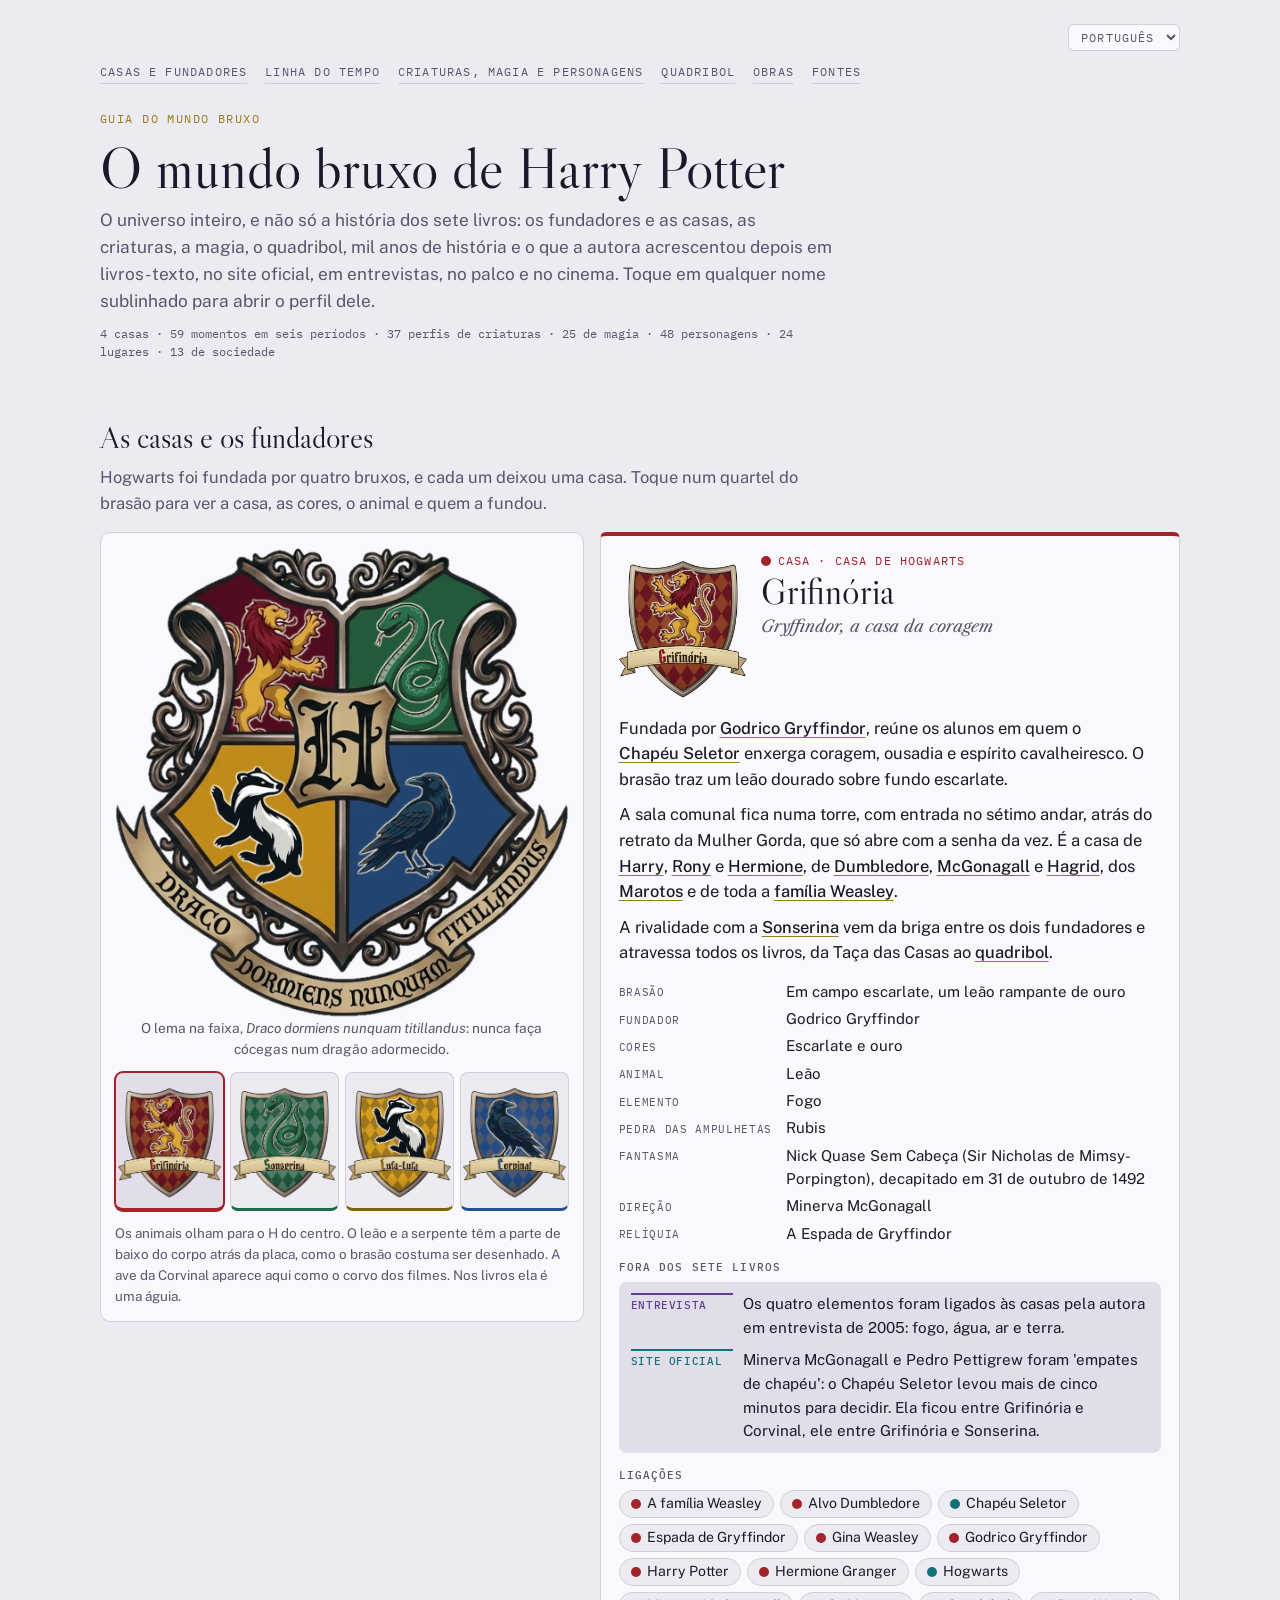
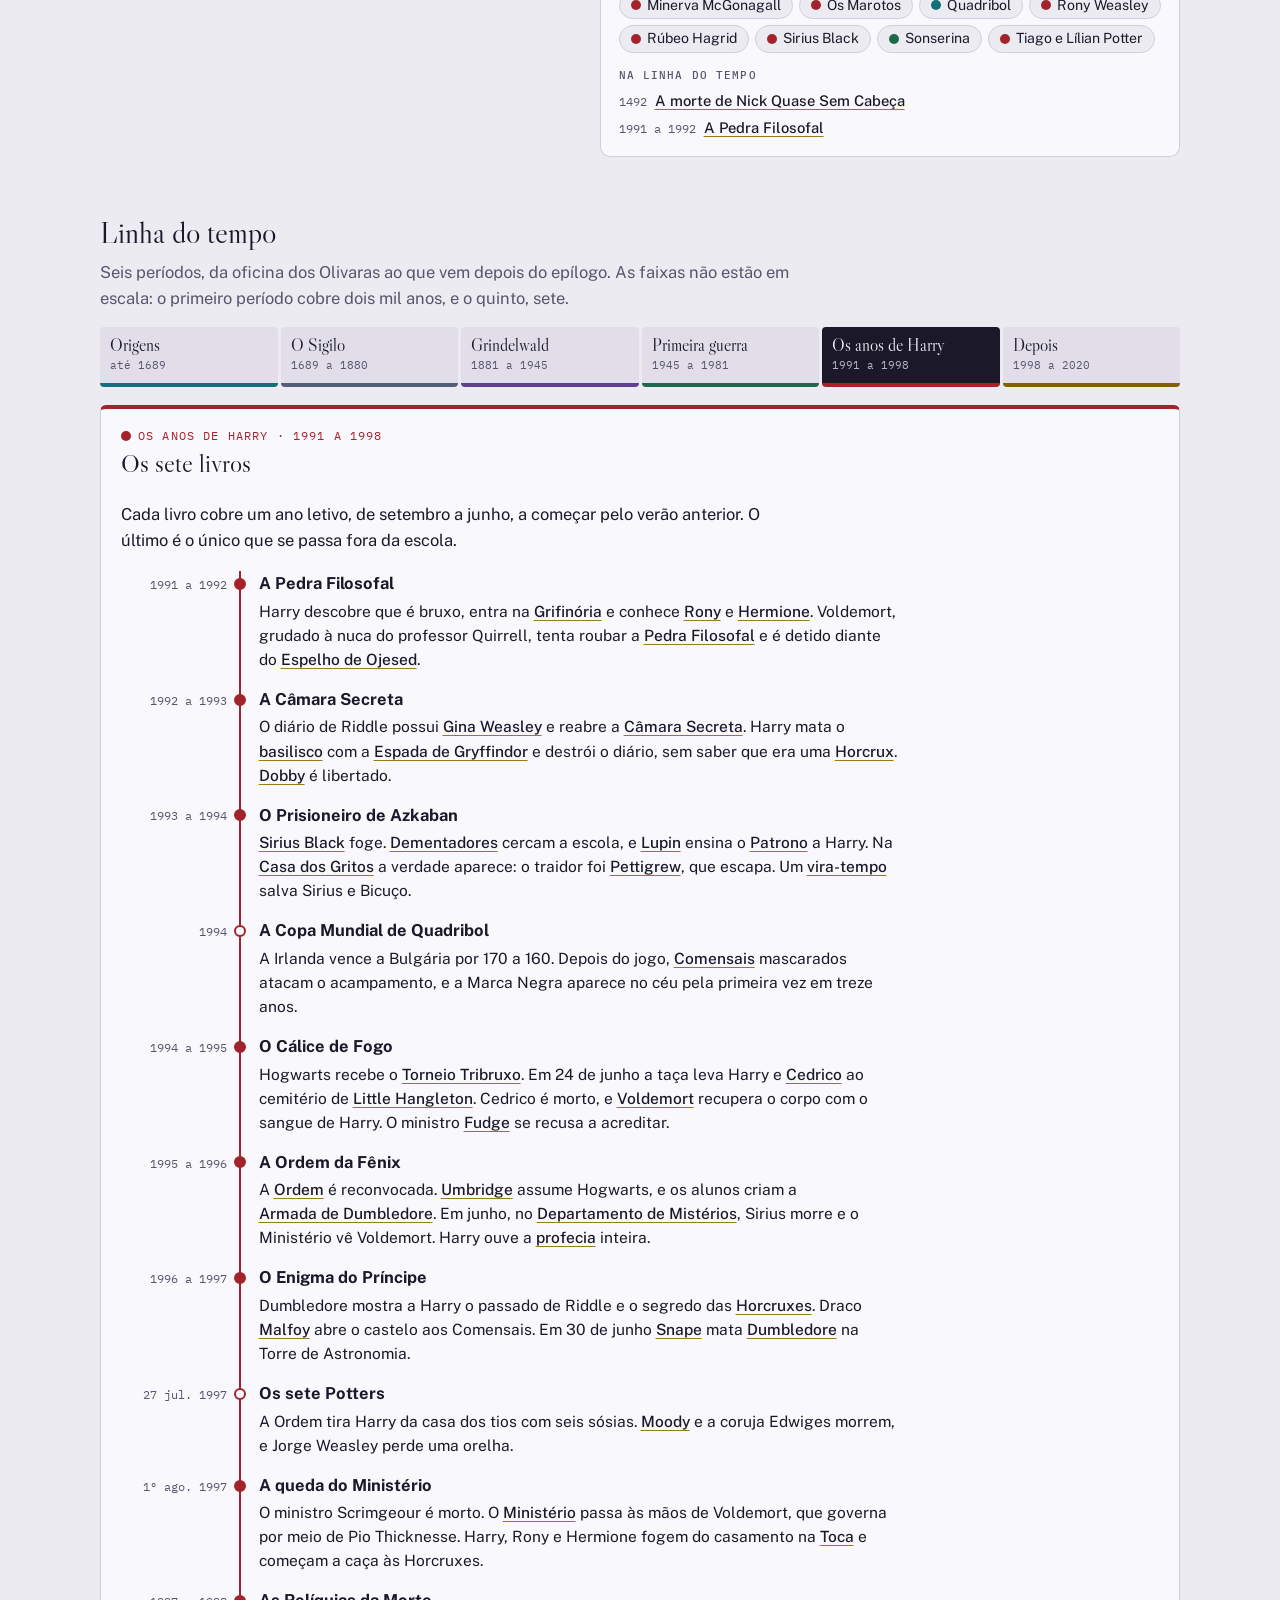
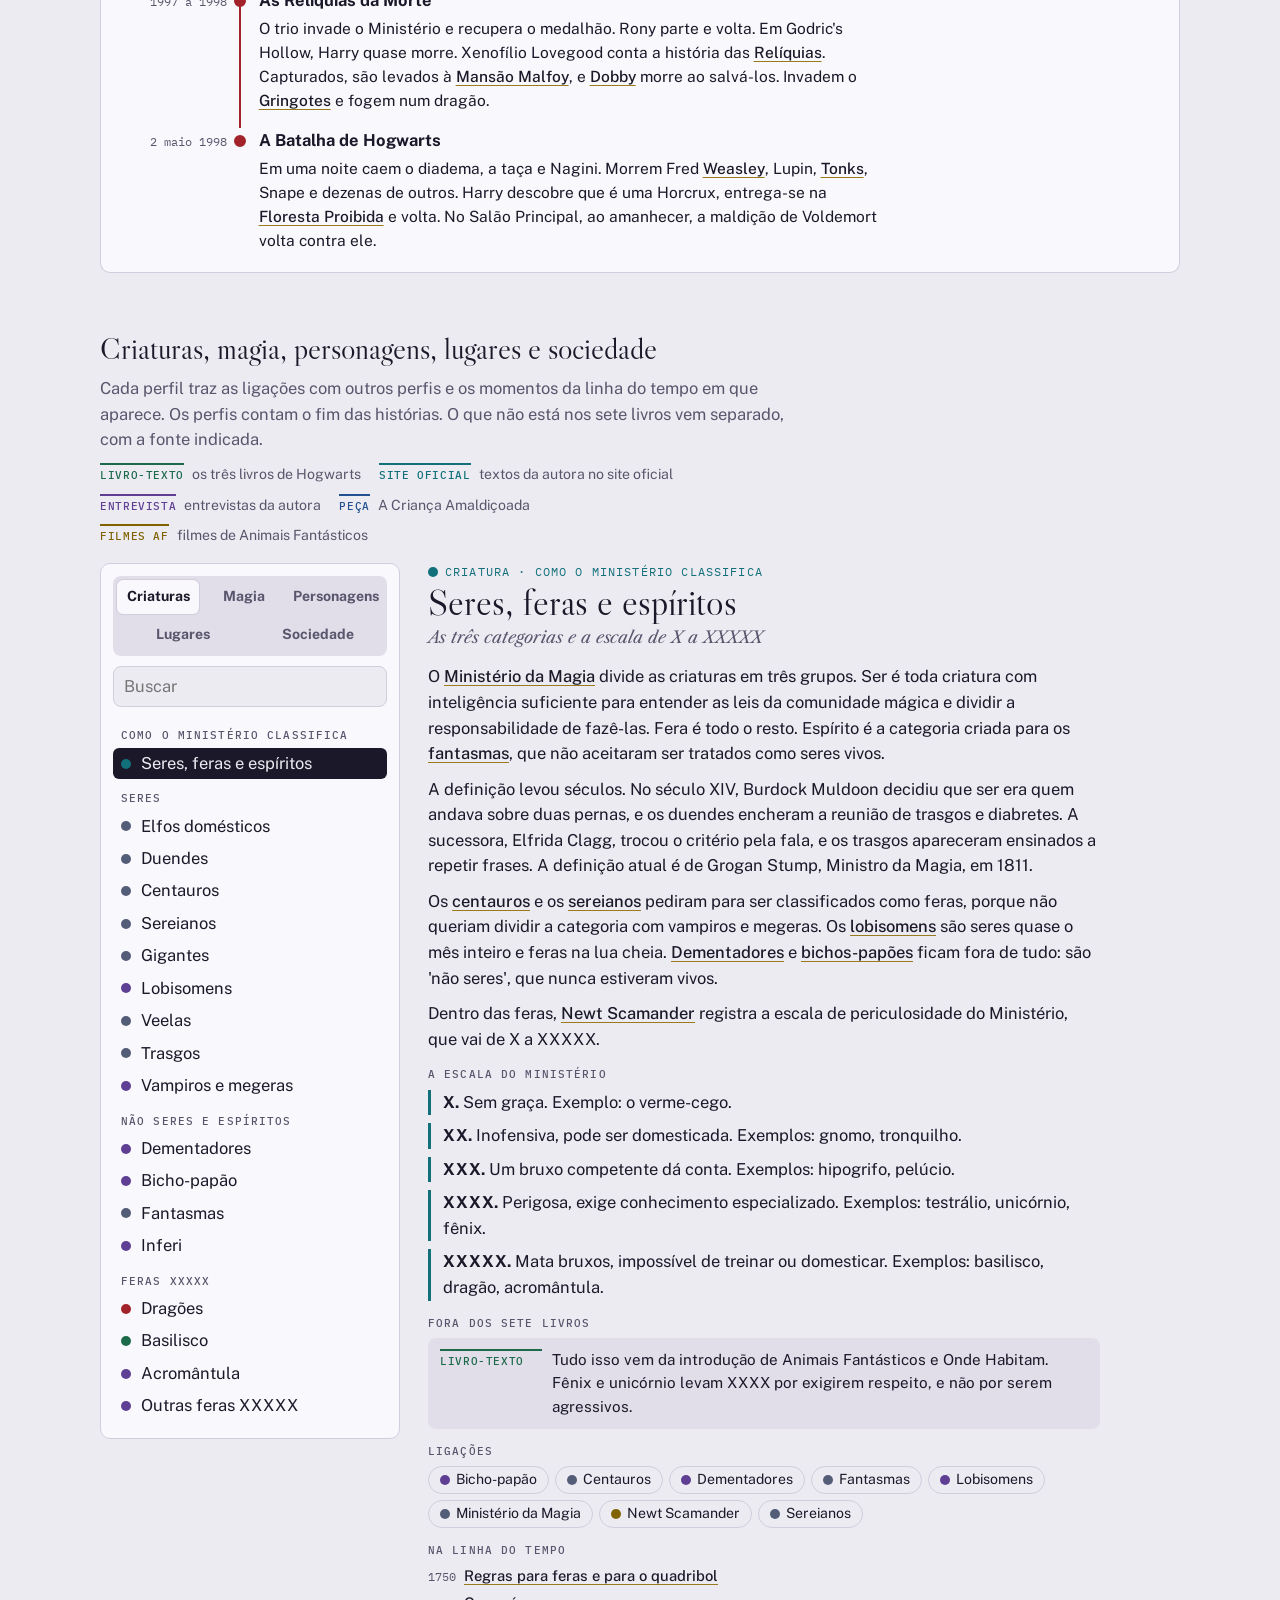
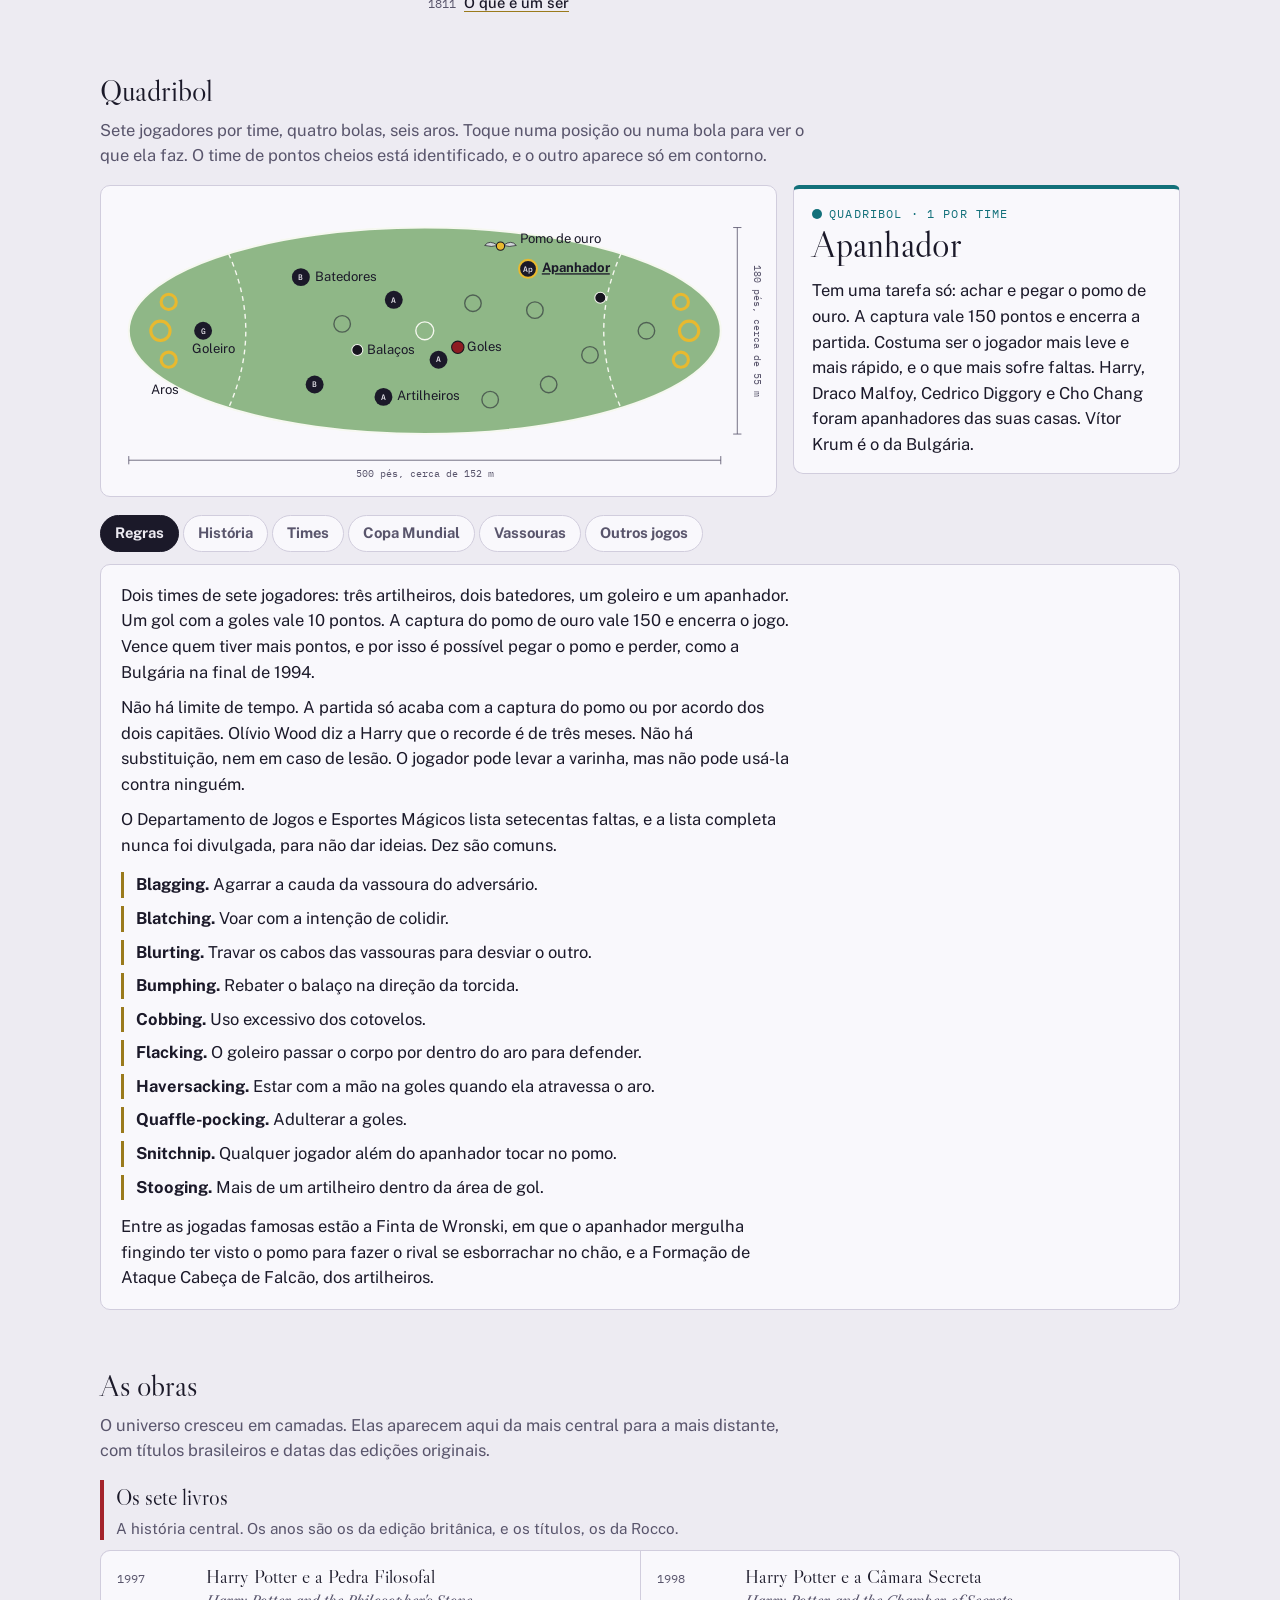
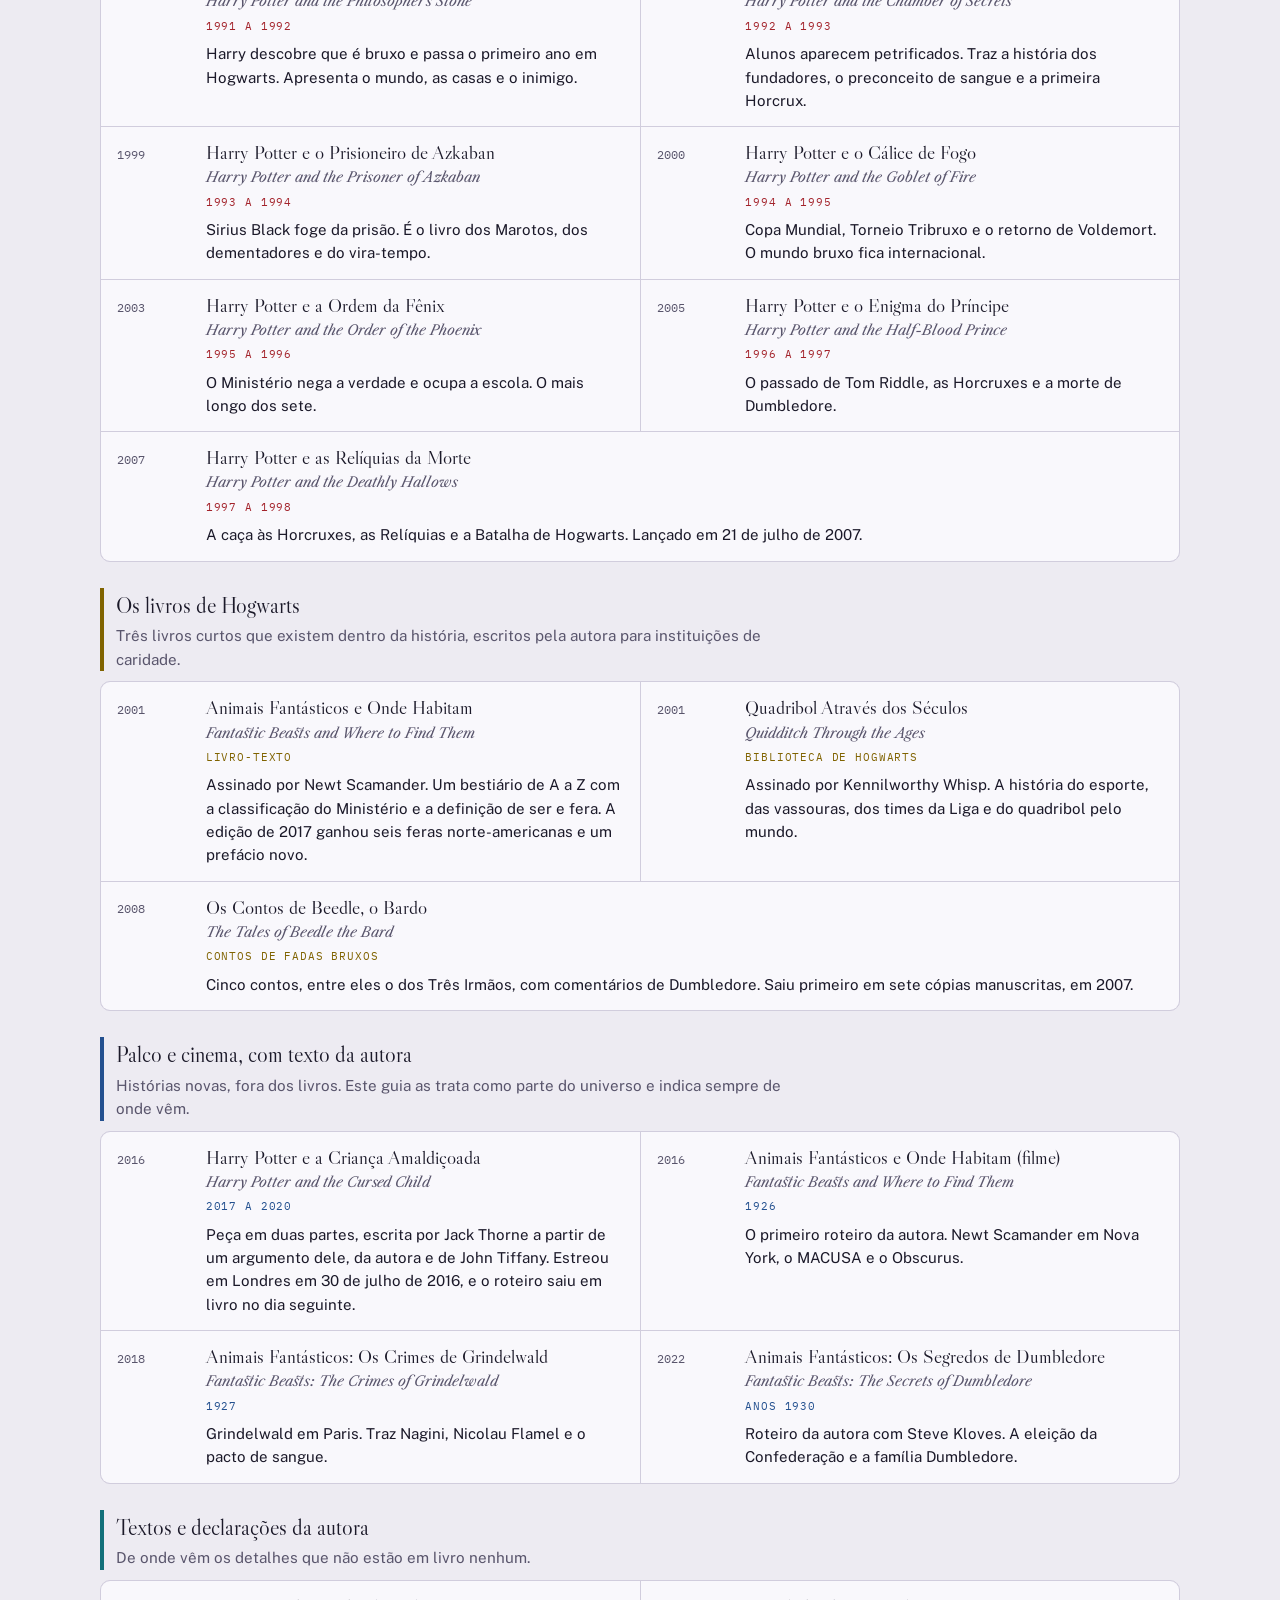
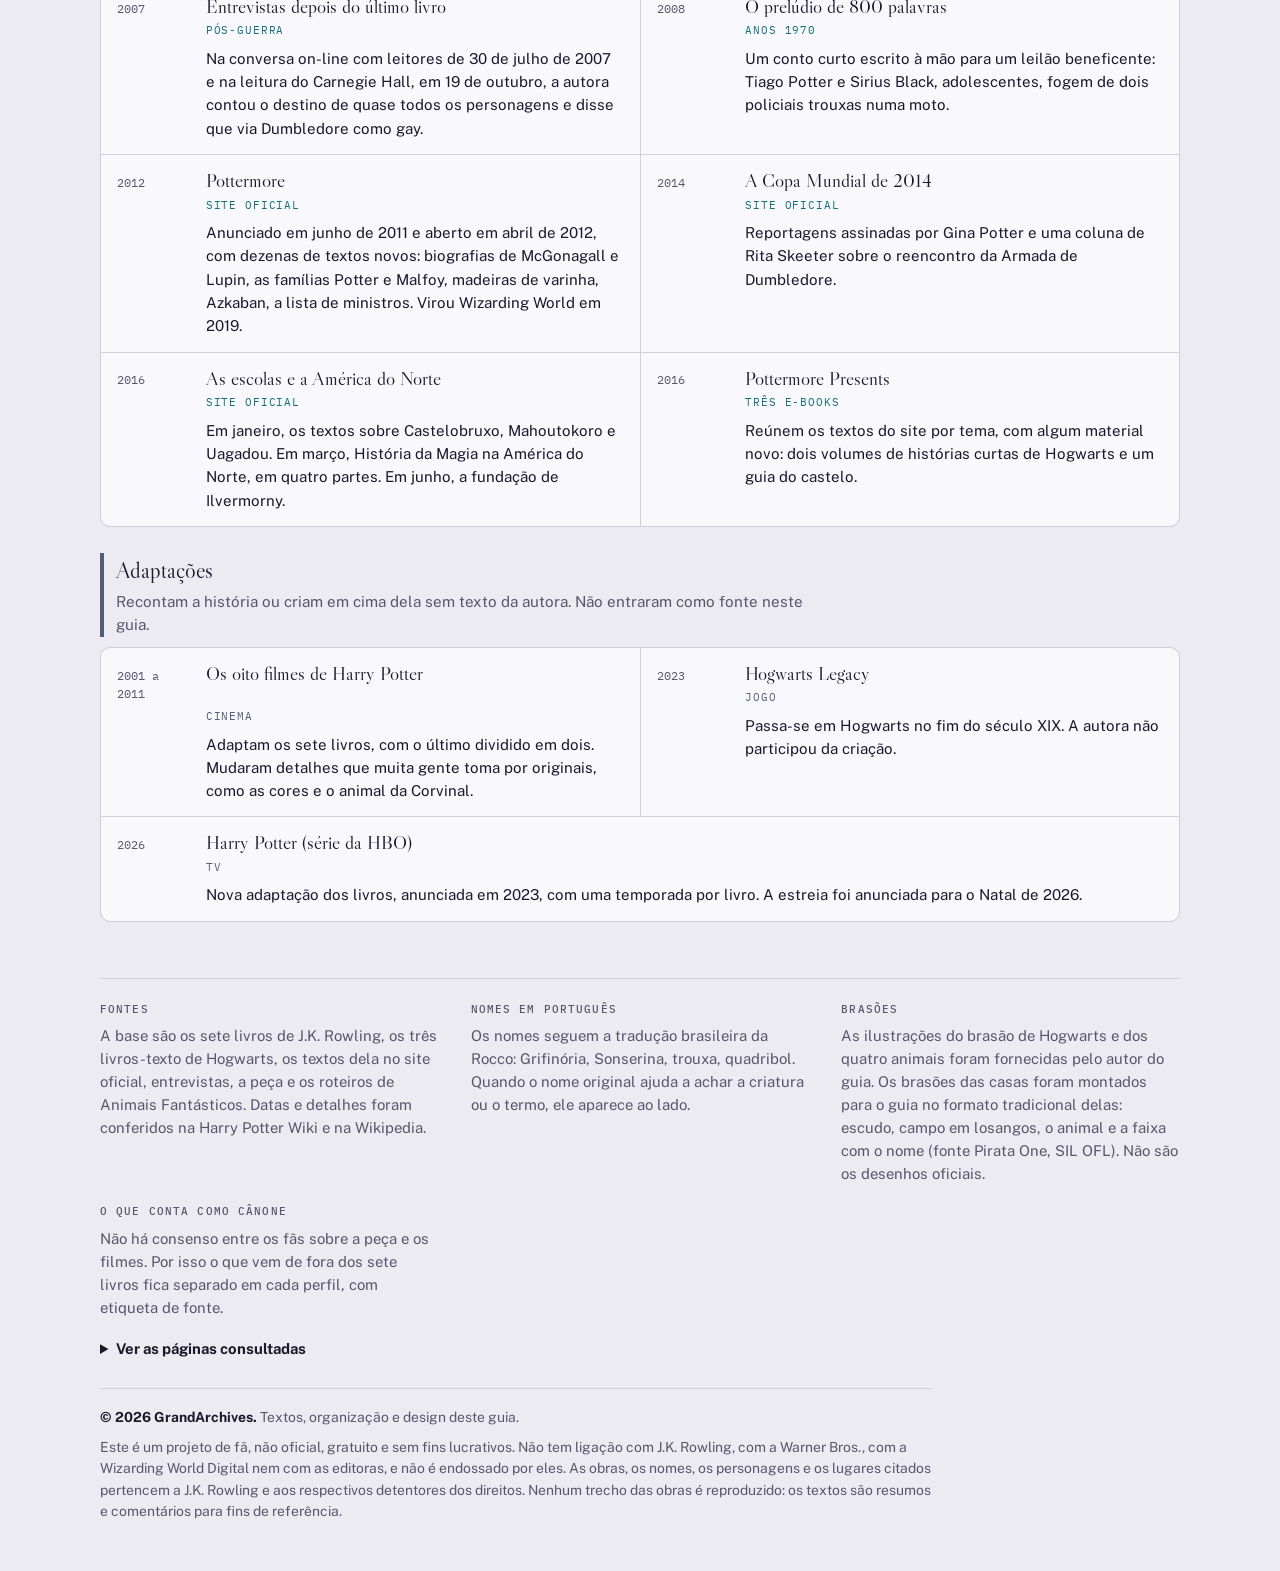
<file: site/index.html>
<!doctype html>
<html lang="pt-BR">
<head>
<meta charset="utf-8">
<meta name="viewport" content="width=device-width,initial-scale=1,viewport-fit=cover">
<title>Mundo Bruxo de Harry Potter: guia do universo | GrandArchives</title>
<meta name="description" content="Guia do mundo bruxo de Harry Potter: casas e fundadores de Hogwarts, linha do tempo, criaturas, magia, quadribol e o que a autora acrescentou além dos sete livros.">
<link rel="canonical" href="https://grand-archives.github.io/harry-potter/">
<link rel="alternate" hreflang="pt-BR" href="https://grand-archives.github.io/harry-potter/">
<link rel="alternate" hreflang="en" href="https://grand-archives.github.io/harry-potter/en/">
<link rel="alternate" hreflang="x-default" href="https://grand-archives.github.io/harry-potter/">
<meta property="og:type" content="website">
<meta property="og:site_name" content="GrandArchives">
<meta property="og:locale" content="pt_BR">
<meta property="og:locale:alternate" content="en_US">
<meta property="og:title" content="Mundo Bruxo de Harry Potter: guia do universo | GrandArchives">
<meta property="og:description" content="Guia do mundo bruxo de Harry Potter: casas e fundadores de Hogwarts, linha do tempo, criaturas, magia, quadribol e o que a autora acrescentou além dos sete livros.">
<meta property="og:url" content="https://grand-archives.github.io/harry-potter/">
<link rel="icon" href="assets/icons/favicon.ico" sizes="any">
<link rel="icon" href="assets/icons/favicon.svg" type="image/svg+xml">
<link rel="apple-touch-icon" href="assets/icons/apple-touch-icon.png">
<link rel="preconnect" href="https://fonts.googleapis.com">
<link rel="preconnect" href="https://fonts.gstatic.com" crossorigin>
<link rel="stylesheet" href="https://fonts.googleapis.com/css2?family=Libre+Caslon+Display&family=Libre+Caslon+Text:ital@0;1&family=Public+Sans:ital,wght@0,400;0,500;0,700;1,400&family=IBM+Plex+Mono:wght@400;500&display=swap">
<link rel="stylesheet" href="css/style.css">
<script src="js/app.js" defer></script>
</head>
<body>
<div id="app"></div>
<noscript>Este guia precisa de JavaScript para funcionar.</noscript>
</body>
</html>
</file>
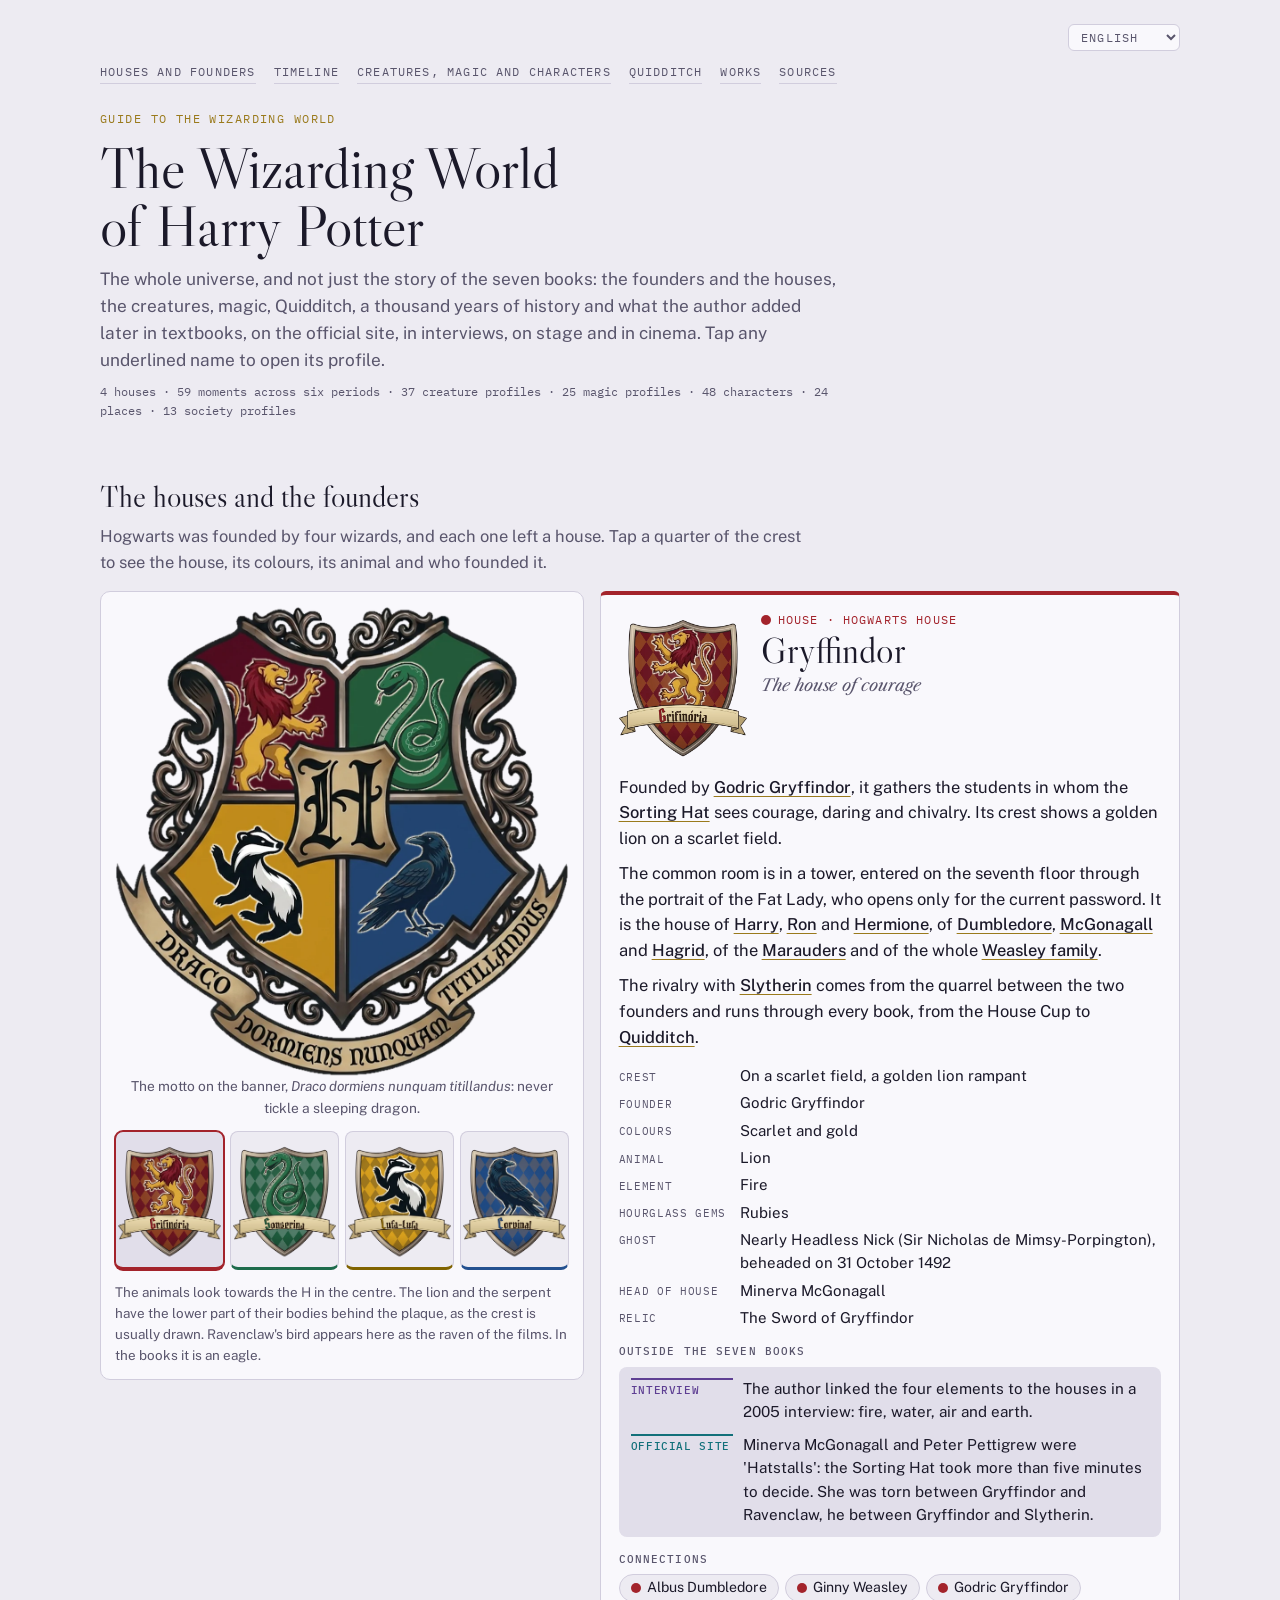
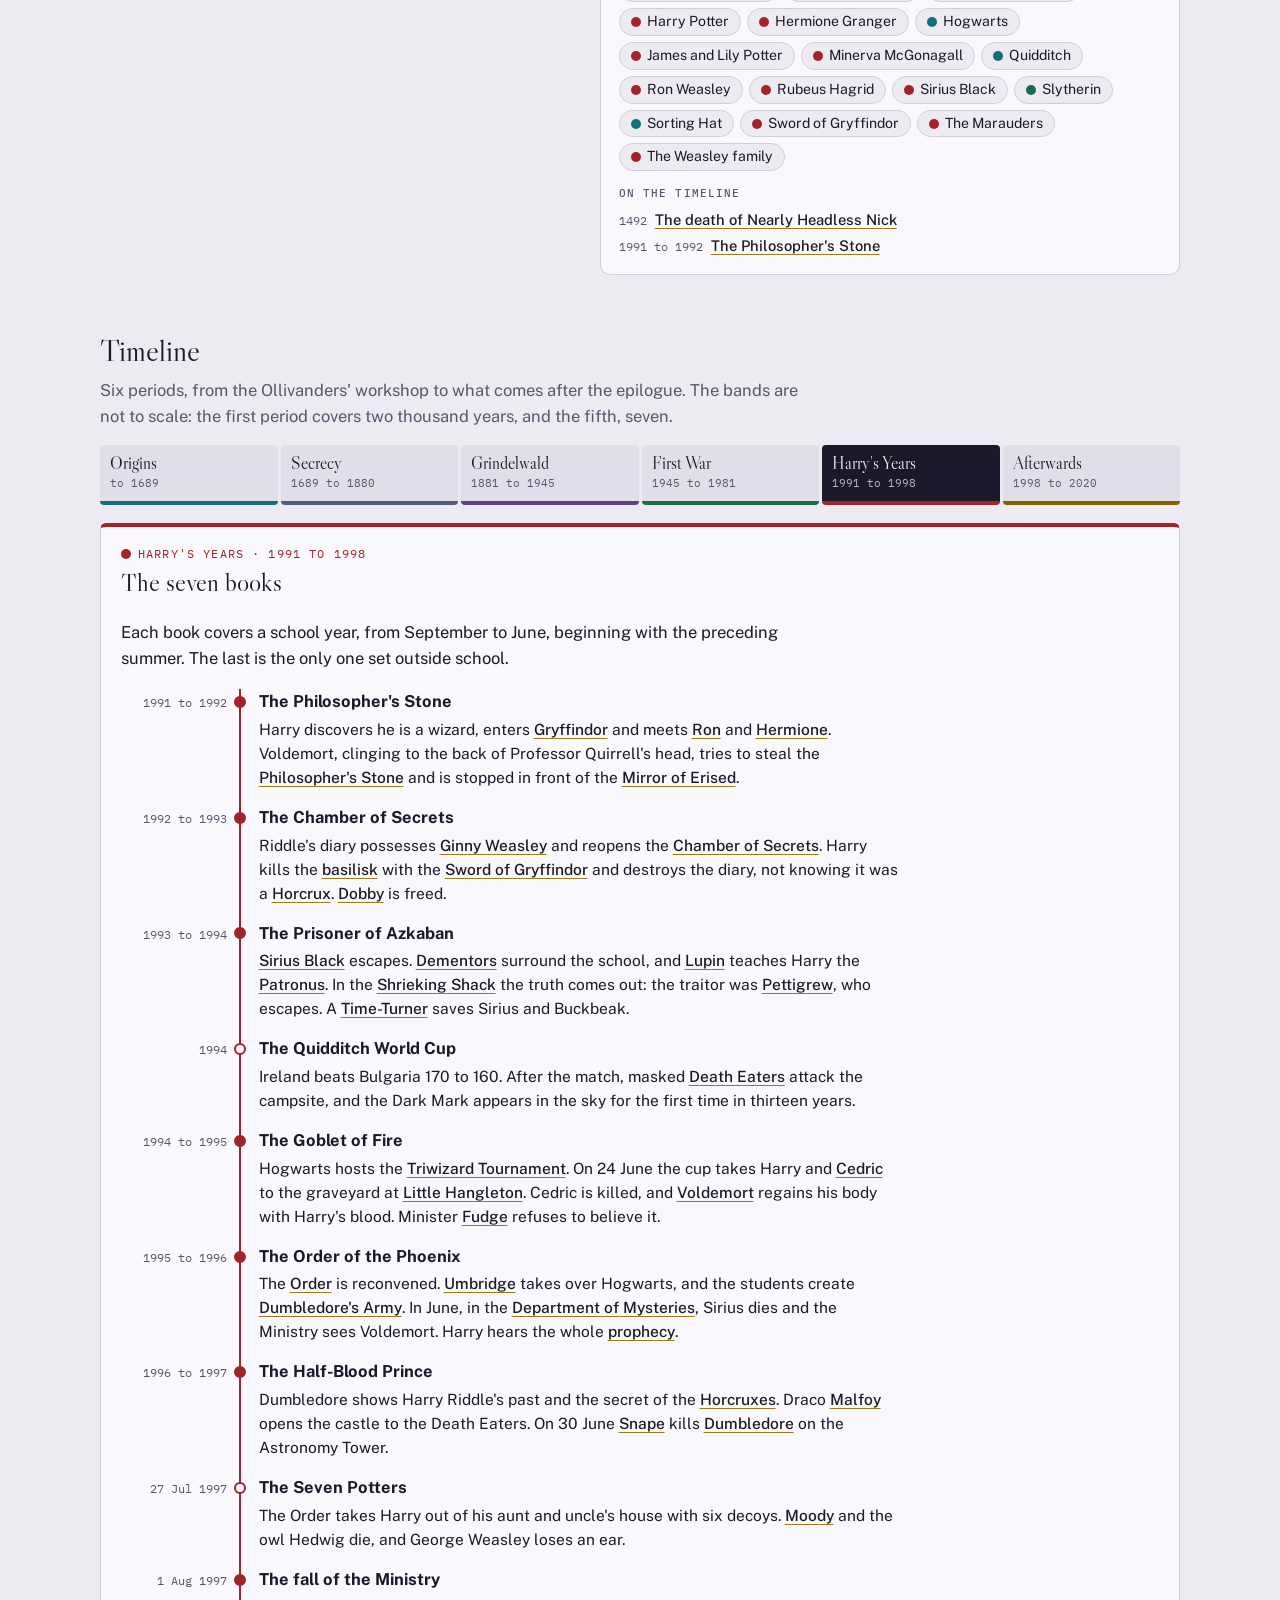
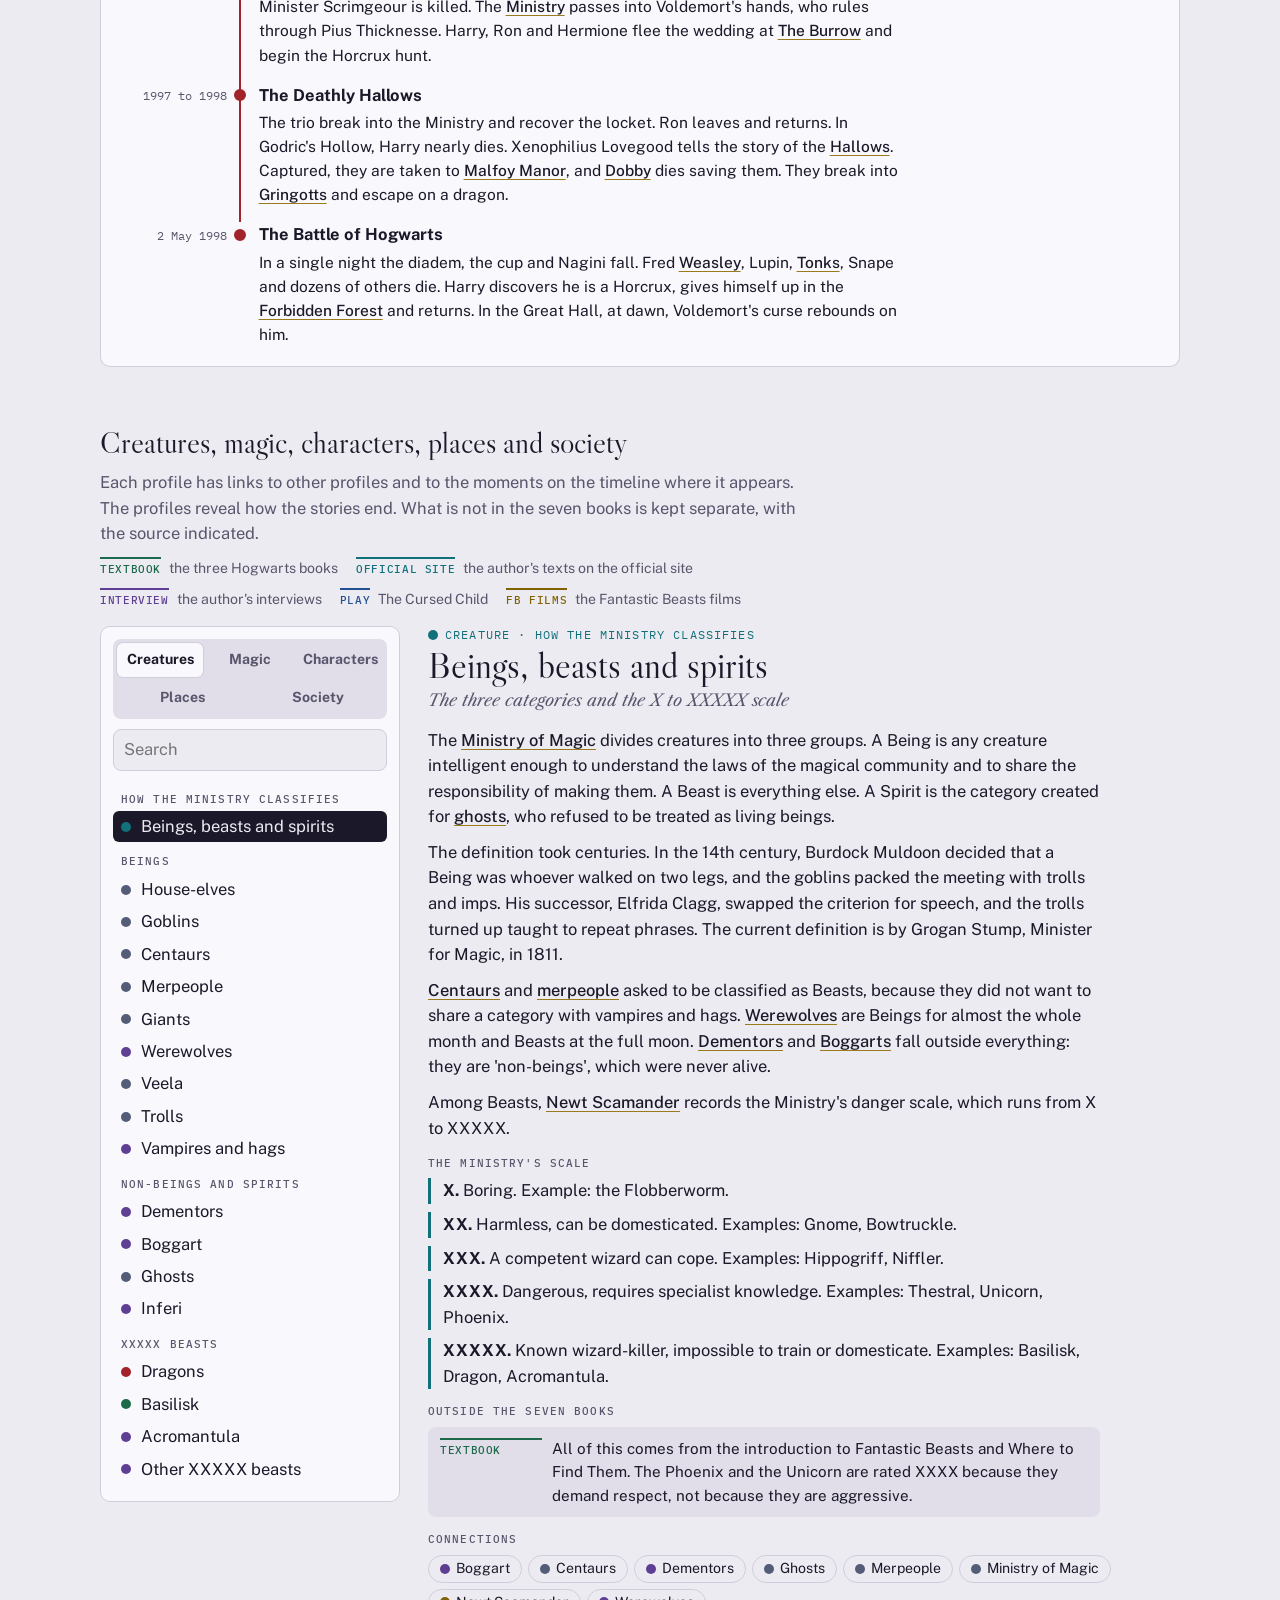
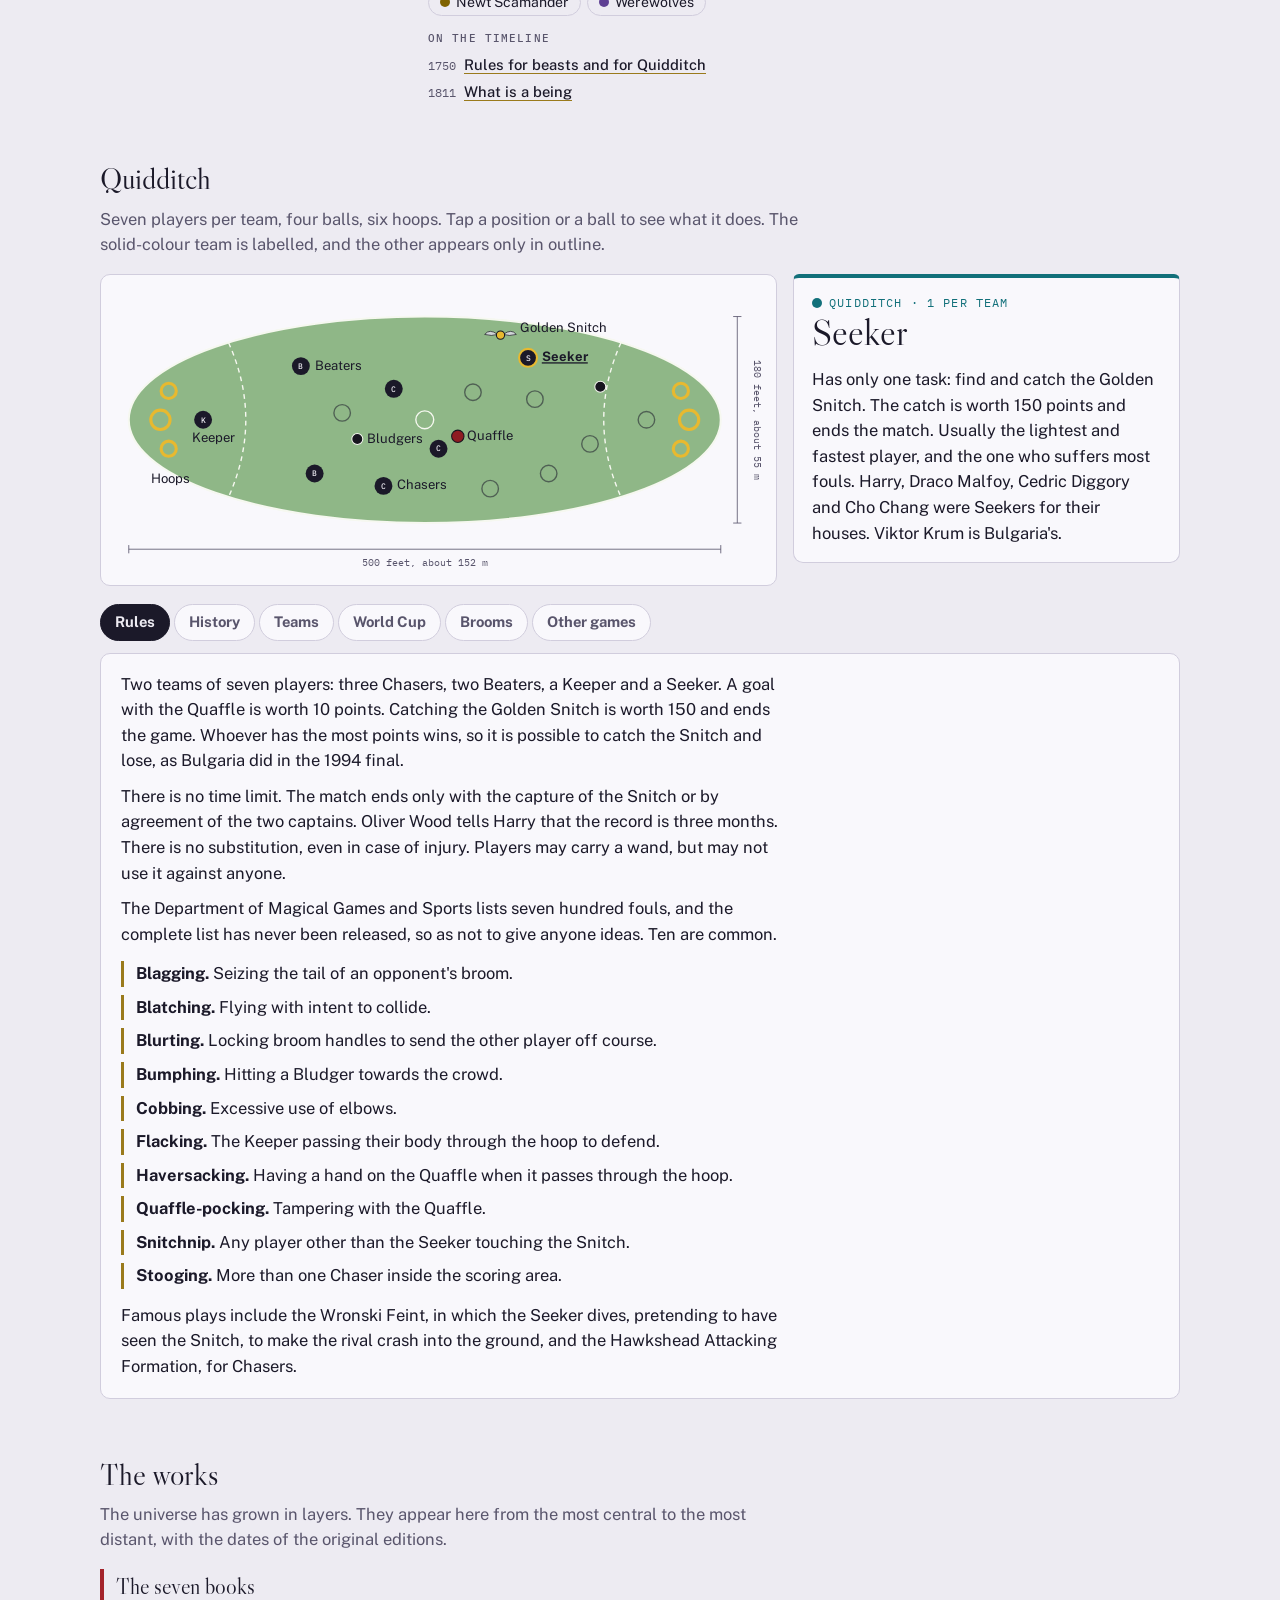
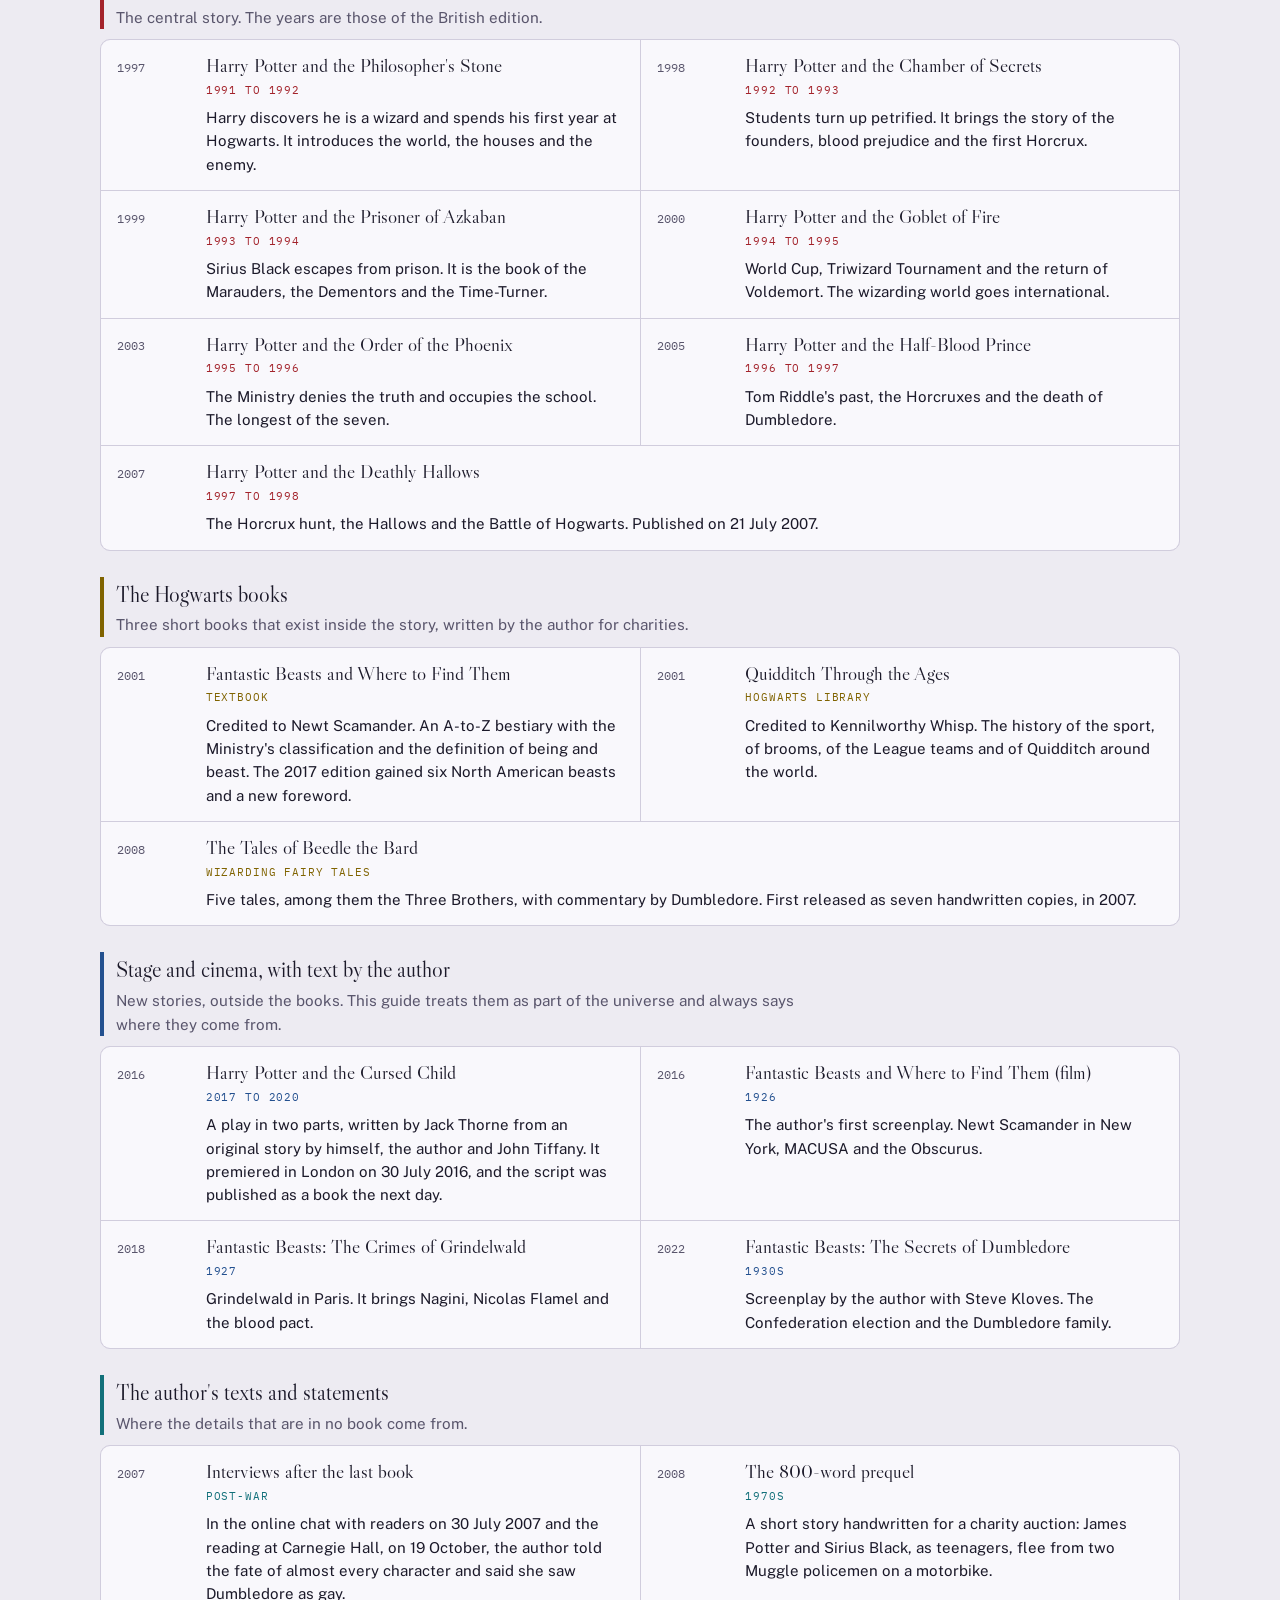
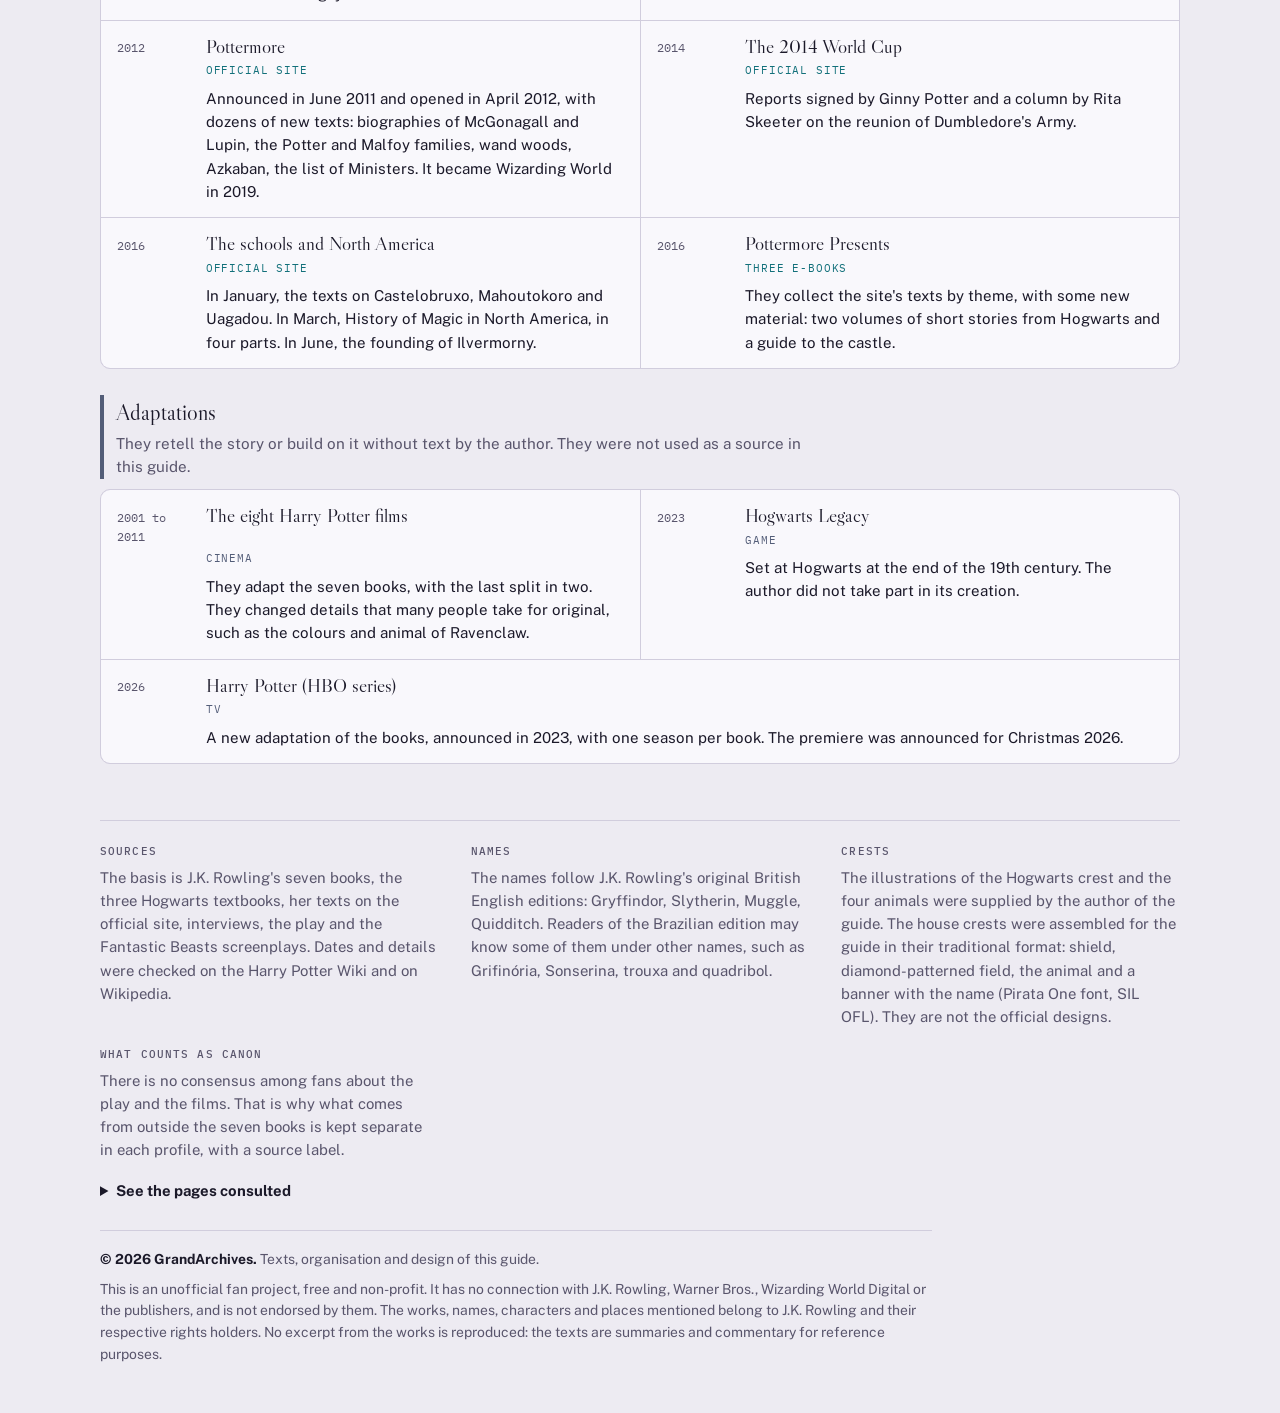
<file: site/en/index.html>
<!doctype html>
<html lang="en">
<head>
<meta charset="utf-8">
<meta name="viewport" content="width=device-width,initial-scale=1,viewport-fit=cover">
<title>The Wizarding World of Harry Potter: a guide to the universe | GrandArchives</title>
<meta name="description" content="A guide to the wizarding world of Harry Potter: the Hogwarts houses and founders, timeline, creatures, magic, Quidditch and what the author added beyond the seven books.">
<link rel="canonical" href="https://grand-archives.github.io/harry-potter/en/">
<link rel="alternate" hreflang="pt-BR" href="https://grand-archives.github.io/harry-potter/">
<link rel="alternate" hreflang="en" href="https://grand-archives.github.io/harry-potter/en/">
<link rel="alternate" hreflang="x-default" href="https://grand-archives.github.io/harry-potter/">
<meta property="og:type" content="website">
<meta property="og:site_name" content="GrandArchives">
<meta property="og:locale" content="en_US">
<meta property="og:locale:alternate" content="pt_BR">
<meta property="og:title" content="The Wizarding World of Harry Potter: a guide to the universe | GrandArchives">
<meta property="og:description" content="A guide to the wizarding world of Harry Potter: the Hogwarts houses and founders, timeline, creatures, magic, Quidditch and what the author added beyond the seven books.">
<meta property="og:url" content="https://grand-archives.github.io/harry-potter/en/">
<link rel="icon" href="../assets/icons/favicon.ico" sizes="any">
<link rel="icon" href="../assets/icons/favicon.svg" type="image/svg+xml">
<link rel="apple-touch-icon" href="../assets/icons/apple-touch-icon.png">
<link rel="preconnect" href="https://fonts.googleapis.com">
<link rel="preconnect" href="https://fonts.gstatic.com" crossorigin>
<link rel="stylesheet" href="https://fonts.googleapis.com/css2?family=Libre+Caslon+Display&family=Libre+Caslon+Text:ital@0;1&family=Public+Sans:ital,wght@0,400;0,500;0,700;1,400&family=IBM+Plex+Mono:wght@400;500&display=swap">
<link rel="stylesheet" href="../css/style.css">
<script src="../js/app.js" defer></script>
</head>
<body>
<div id="app"></div>
<noscript>This guide needs JavaScript to work.</noscript>
</body>
</html>
</file>
<file: site/css/style.css>
/* Early base rules (document defaults and safe-area insets). */
:root{color-scheme:light;box-sizing:border-box;padding-top:env(safe-area-inset-top,0px);padding-bottom:env(safe-area-inset-bottom,0px)}html{scroll-padding-top:env(safe-area-inset-top,0px)}body{margin:0;padding:0;font:14px -apple-system,BlinkMacSystemFont,sans-serif;background:#fff;color:#000}img{max-width:100%}[hidden]:not([hidden=until-found i]){display:none!important}

/* Layout: the quartered Hogwarts crest opens the page and each quarter opens a house and its founder; then the six-period timeline, the profile explorer (creatures, magic, characters, places, society), the Quidditch pitch and the works shelf split by source layer. */
:root{
  --bg:#edebf2; --surface:#f9f8fc; --ink:#1b1929; --muted:#59556c; --line:#d1cddd; --tint:#e1deea; --accent:#9a7a1c;
  --grif:#a3232b; --sons:#1d6a4b; --corv:#23508f; --lufa:#806300; --trevas:#5e3f93; --magia:#12707a; --pedra:#535d78;
  --h-grif:#8e1b22; --h-sons:#1f5f43; --h-lufa:#ecc233; --h-corv:#1f4788; --h-ouro:#e8b92f; --h-ouro2:#f1cf6d; --h-prata:#cfd4d6; --h-bronze:#c98a4b; --h-bronze2:#dea663; --h-branco:#f6f3e4; --h-rubro:#b3262e; --h-laranja:#d9772b; --h-cinza:#b5acb4; --h-cinza2:#5a5560; --h-perg:#f6e7b4; --h-perg2:#d9c486; --h-sepia:#3d2616; --h-negro:#1c1a1a; --h-ouro3:#c9981d; --h-ink:#17151f;
  --grass:#8fb787; --chalk:#f6f8f0;
  --display:"Libre Caslon Display","Libre Caslon Text",Georgia,"Times New Roman",serif;
  --serif:"Libre Caslon Text",Georgia,"Times New Roman",serif;
  --body:"Public Sans",system-ui,-apple-system,"Segoe UI",sans-serif;
  --mono:"IBM Plex Mono",ui-monospace,Menlo,Consolas,monospace;
}
@media (prefers-color-scheme: dark){
  :root:not([data-theme="light"]){
    --bg:#121119; --surface:#1a1925; --ink:#e9e7f2; --muted:#a29eb7; --line:#2f2d41; --tint:#232132; --accent:#dcb955;
    --grif:#f0837d; --sons:#6fcf9f; --corv:#8bb4ee; --lufa:#e4c350; --trevas:#bea3f3; --magia:#6ccbd3; --pedra:#a8b1c9;
    --grass:#2b5239; --chalk:#cfe0d0;
    color-scheme:dark;
  }
}
:root[data-theme="dark"]{
  --bg:#121119; --surface:#1a1925; --ink:#e9e7f2; --muted:#a29eb7; --line:#2f2d41; --tint:#232132; --accent:#dcb955;
  --grif:#f0837d; --sons:#6fcf9f; --corv:#8bb4ee; --lufa:#e4c350; --trevas:#bea3f3; --magia:#6ccbd3; --pedra:#a8b1c9;
  --grass:#2b5239; --chalk:#cfe0d0;
  color-scheme:dark;
}
*{box-sizing:border-box}
html{scroll-behavior:smooth}
body{background:var(--bg);color:var(--ink);font-family:var(--body);font-size:16.5px;line-height:1.55}
.wrap{max-width:1120px;margin:0 auto;padding-inline:20px;padding-block:24px 40px}
button{font:inherit;color:inherit;background:none;border:0;padding:0;cursor:pointer;text-align:left}
a{color:inherit}
:focus-visible{outline:2px solid var(--accent);outline-offset:2px;border-radius:4px}

.nav{display:flex;flex-wrap:wrap;gap:6px 18px;font-family:var(--mono);font-size:.74rem;letter-spacing:.1em;text-transform:uppercase;margin-bottom:26px}
.nav a{text-decoration:none;color:var(--muted);border-bottom:1px solid var(--line);padding-bottom:2px}
.nav a:hover{color:var(--ink);border-color:var(--accent)}
.top{display:flex;flex-direction:column;gap:10px;margin-bottom:22px;max-width:46rem}
.eyebrow{font-family:var(--mono);font-size:.74rem;letter-spacing:.12em;text-transform:uppercase;color:var(--accent)}
h1{font-family:var(--display);font-weight:400;font-size:clamp(2.2rem,6vw,3.6rem);line-height:1.02;margin:0;text-wrap:balance}
.lede{margin:0;color:var(--muted);font-size:1.08rem}
.meta{font-family:var(--mono);font-size:.76rem;color:var(--muted)}
.sech{margin:52px 0 16px;max-width:44rem;scroll-margin-top:16px}
.sec{font-family:var(--display);font-weight:400;font-size:1.9rem;margin:0 0 4px;text-wrap:balance}
.sech p{margin:0;color:var(--muted)}

.k-grif{--c:var(--grif)} .k-sons{--c:var(--sons)} .k-corv{--c:var(--corv)} .k-lufa{--c:var(--lufa)} .k-trevas{--c:var(--trevas)} .k-magia{--c:var(--magia)} .k-pedra{--c:var(--pedra)}

/* crest and pitch */
.mapgrid{display:grid;grid-template-columns:minmax(0,5fr) minmax(0,6fr);gap:16px;align-items:start}
.mapgrid.wide{grid-template-columns:minmax(0,7fr) minmax(0,4fr)}
.mapbox{background:var(--surface);border:1px solid var(--line);border-radius:10px;padding:14px;min-width:0}
.scroll{overflow-x:auto}
#crest{display:block;width:100%;max-width:520px;height:auto;margin:0 auto}
#crest .qtr{cursor:pointer;fill:#fff;fill-opacity:0;stroke:none}
#crest .qtr:hover{fill-opacity:.1}
#crest .qtr:focus-visible{outline:none;fill-opacity:.2}
.motto{font-family:var(--serif);font-style:italic;text-align:center;margin:10px 0 2px;font-size:1.02rem}
.mottot{text-align:center;color:var(--muted);font-size:.86rem;margin:0 0 12px}
.hbtns{display:grid;grid-template-columns:repeat(4,minmax(0,1fr));gap:6px}
.hbtns button{display:flex;flex-direction:column;align-items:center;gap:4px;padding:8px 2px 7px;border:1px solid var(--line);border-bottom:3px solid var(--c);border-radius:8px;background:var(--bg);font-weight:700;font-size:.86rem;text-align:center;min-width:0}
.hbtns button .emb{width:100%;max-width:104px;height:auto;aspect-ratio:6/7}
.hbtns button[aria-pressed="true"]{background:var(--tint);border-color:var(--c);box-shadow:0 0 0 1px var(--c)}
.cnote{font-size:.84rem;color:var(--muted);margin:12px 0 0}
.dot{display:inline-block;width:10px;height:10px;border-radius:50%;background:var(--c);flex:none}
.mappanel{background:var(--surface);border:1px solid var(--line);border-top:4px solid var(--c,var(--ink));border-radius:6px 6px 10px 10px;padding:16px 18px;min-width:0}
#pitch{display:block;width:100%;min-width:600px;height:auto}
#pitch text{font-family:var(--body);font-size:19px;fill:var(--ink)}
#pitch .dim{font-family:var(--mono);font-size:15px;fill:var(--muted)}
#pitch .dimline{stroke:var(--muted);stroke-width:1.2;fill:none}
#pitch .grass{fill:var(--grass);stroke:var(--chalk);stroke-width:3}
#pitch .chalk{fill:none;stroke:var(--chalk);stroke-width:2}
#pitch .hoop{fill:none;stroke:var(--h-ouro);stroke-width:4.5}
#pitch .qi{cursor:pointer}
#pitch .pl{fill:var(--ink)} #pitch .pl2{fill:none;stroke:var(--ink);stroke-width:2;opacity:.55}
#pitch .plt{fill:var(--bg);font-family:var(--mono);font-size:11px;font-weight:500;text-anchor:middle}
#pitch .qi.on text:not(.plt){font-weight:700;text-decoration:underline}
#pitch .qi.on .pl{stroke:var(--h-ouro);stroke-width:3}
#pitch .qi:focus-visible{outline:none}
#pitch .qi:focus-visible text:not(.plt){text-decoration:underline}
.qtabs{display:flex;flex-wrap:wrap;gap:4px;margin:18px 0 12px}
.qtabs button{padding:6px 14px;border-radius:999px;border:1px solid var(--line);background:var(--surface);font-weight:700;font-size:.92rem;color:var(--muted)}
.qtabs button[aria-selected="true"]{background:var(--ink);color:var(--bg);border-color:var(--ink)}
.qbody{background:var(--surface);border:1px solid var(--line);border-radius:10px;padding:18px 20px;display:flex;flex-direction:column;gap:14px}
.tbl{border-collapse:collapse;font-size:.94rem;width:100%;min-width:560px}
.tbl th{font-family:var(--mono);font-weight:500;font-size:.7rem;letter-spacing:.08em;text-transform:uppercase;color:var(--muted);text-align:left;padding:4px 14px 6px 0;border-bottom:1px solid var(--ink)}
.tbl td{padding:6px 14px 6px 0;border-bottom:1px solid var(--line);vertical-align:top}
.tbl td:first-child{font-weight:700;white-space:nowrap}
.tbl td:nth-child(3){font-family:var(--mono);font-size:.84rem;font-variant-numeric:tabular-nums}

h4,.lab{font-family:var(--mono);font-weight:500;font-size:.7rem;letter-spacing:.1em;text-transform:uppercase;color:var(--muted);margin:0 0 6px}
.kick{font-family:var(--mono);font-size:.72rem;color:var(--c,var(--accent));letter-spacing:.1em;text-transform:uppercase;display:flex;align-items:center;gap:7px;flex-wrap:wrap}
.ent{display:flex;flex-direction:column;gap:14px;min-width:0}
.enthead{display:flex;gap:14px;align-items:flex-start}
.enthead>.emb{width:128px;height:auto;aspect-ratio:6/7;flex:none}
@media (max-width:480px){.enthead>.emb{width:96px}}
.enthead>div{min-width:0}
.ent h3{font-family:var(--display);font-weight:400;font-size:clamp(1.6rem,4vw,2.3rem);line-height:1.08;margin:2px 0 0;text-wrap:balance}
.ent .sub{margin:2px 0 0;color:var(--muted);font-family:var(--serif);font-style:italic}
.mom{font-family:var(--mono);font-size:.74rem;font-weight:500;letter-spacing:.14em;border:1px solid var(--c,var(--line));color:var(--c,var(--ink));border-radius:4px;padding:1px 6px;white-space:nowrap}
.prose{display:flex;flex-direction:column;gap:10px;max-width:42rem}
.prose p{margin:0}
.lk{text-decoration:underline;text-decoration-color:var(--accent);text-underline-offset:3px;font-weight:500}
.lk:hover{text-decoration-thickness:2px}
.facts{display:grid;grid-template-columns:max-content minmax(0,1fr);gap:4px 14px;font-size:.94rem;margin:0;max-width:42rem}
.facts dt{font-family:var(--mono);font-size:.7rem;letter-spacing:.06em;text-transform:uppercase;color:var(--muted);padding-top:.28rem;max-width:11rem}
.facts dd{margin:0}
.chips{display:flex;flex-wrap:wrap;gap:6px}
.chip{display:inline-flex;align-items:center;gap:6px;border:1px solid var(--line);border-radius:999px;padding:2px 11px;font-size:.88rem;background:var(--bg)}
.chip:hover{border-color:var(--ink)}
.branches{list-style:none;margin:0;padding:0;display:flex;flex-direction:column;gap:8px;max-width:42rem}
.branches li{border-left:3px solid var(--c,var(--accent));padding-left:12px}
.branches b{font-weight:700}
.xl{list-style:none;margin:0;padding:10px 12px;display:flex;flex-direction:column;gap:9px;max-width:42rem;font-size:.95rem;background:var(--tint);border-radius:8px}
.xl li{display:grid;grid-template-columns:6.4rem minmax(0,1fr);gap:10px;align-items:baseline}
.src{font-family:var(--mono);font-size:.66rem;font-weight:500;letter-spacing:.06em;text-transform:uppercase;color:var(--muted);border-top:2px solid var(--muted);padding-top:2px}
.src.s-site{color:var(--magia);border-color:var(--magia)} .src.s-ent{color:var(--trevas);border-color:var(--trevas)} .src.s-peca{color:var(--corv);border-color:var(--corv)} .src.s-af{color:var(--lufa);border-color:var(--lufa)} .src.s-lt{color:var(--sons);border-color:var(--sons)}
.srclgd{display:flex;flex-wrap:wrap;gap:8px 18px;margin:10px 0 0;font-size:.88rem;color:var(--muted)}
.srclgd span{display:inline-flex;gap:8px;align-items:baseline}
.back{list-style:none;margin:0;padding:0;display:flex;flex-direction:column;gap:4px;font-size:.92rem}
.back .yr{font-family:var(--mono);font-size:.72rem;color:var(--muted);margin-right:8px}

/* timeline */
.ruler{display:flex;gap:3px;margin-bottom:18px}
.ruler button{flex:1 1 0;min-width:0;padding:9px 10px;background:var(--tint);border-radius:4px;display:flex;flex-direction:column;gap:1px;border-bottom:4px solid var(--c)}
.ruler button b{font-family:var(--display);font-weight:400;font-size:1.08rem;line-height:1.15}
.ruler button span{font-family:var(--mono);font-size:.66rem;color:var(--muted)}
.ruler button[aria-selected="true"]{background:var(--ink);color:var(--bg)}
.ruler button[aria-selected="true"] span{color:inherit;opacity:.75}
.era{background:var(--surface);border:1px solid var(--line);border-top:4px solid var(--c);border-radius:6px 6px 10px 10px;padding:18px 20px 20px;display:flex;flex-direction:column;gap:18px}
.era h3{font-family:var(--display);font-weight:400;font-size:1.6rem;margin:0}
ol.line{list-style:none;margin:0;padding:0}
.st{display:grid;grid-template-columns:6.6rem minmax(0,1fr);gap:12px;scroll-margin-top:16px}
.st .yr{font-family:var(--mono);font-size:.76rem;color:var(--muted);font-variant-numeric:tabular-nums;padding-top:.3rem;text-align:right}
.st .b{position:relative;border-left:2px solid var(--c);padding:0 0 16px 18px;min-width:0}
.st:last-child .b{padding-bottom:0;border-left-color:transparent}
.st .b::before{content:"";position:absolute;left:-7px;top:.42rem;width:12px;height:12px;border-radius:50%;background:var(--surface);border:2px solid var(--c);box-sizing:border-box}
.st.big .b::before{background:var(--c)}
.st.hl .b{background:var(--tint)}
.st .ti{font-weight:700}
.st p{margin:2px 0 0;font-size:.97rem;max-width:40rem}
.war{margin:0;padding:0;font-size:.95rem;display:grid;grid-template-columns:max-content minmax(0,1fr);gap:6px 14px;max-width:44rem}
.war dt{font-family:var(--mono);font-size:.76rem;color:var(--muted);padding-top:.22rem;white-space:nowrap}
.war dd{margin:0}

/* explorer */
.grid{display:grid;grid-template-columns:300px minmax(0,1fr);gap:28px;align-items:start}
.pick{position:sticky;top:calc(env(safe-area-inset-top,0px) + 12px);display:flex;flex-direction:column;gap:10px;background:var(--surface);border:1px solid var(--line);border-radius:10px;padding:12px;max-height:calc(100vh - 24px)}
.tabs{display:flex;flex-wrap:wrap;gap:4px;background:var(--tint);padding:4px;border-radius:8px}
.tabs button{flex:1 1 30%;text-align:center;padding:6px 4px;border-radius:6px;font-weight:700;font-size:.88rem;color:var(--muted)}
.tabs button[aria-selected="true"]{background:var(--surface);color:var(--ink);box-shadow:0 0 0 1px var(--line)}
#q{width:100%;font:inherit;padding:7px 10px;border:1px solid var(--line);border-radius:8px;background:var(--bg);color:var(--ink)}
.list{overflow-y:auto;min-height:0;display:flex;flex-direction:column;gap:1px;margin:0 -4px;padding:0 4px}
.list h4{margin:10px 0 2px 8px}
.item{display:grid;grid-template-columns:12px minmax(0,1fr);gap:8px;align-items:center;padding:5px 8px;border-radius:6px;width:100%;line-height:1.3}
.item:hover{background:var(--tint)}
.item[aria-current="true"]{background:var(--ink);color:var(--bg)}
.empty{color:var(--muted);font-size:.92rem;padding:8px}
.detail{min-width:0;scroll-margin-top:12px;--c:var(--accent)}

/* works */
.shelf{display:flex;flex-direction:column;gap:26px}
.shelfh{display:flex;flex-direction:column;gap:2px;margin-bottom:10px;border-left:4px solid var(--c);padding-left:12px;max-width:44rem}
.shelfh h3{margin:0;font-family:var(--display);font-weight:400;font-size:1.4rem}
.shelfh p{margin:0;color:var(--muted);font-size:.95rem}
.books{display:grid;grid-template-columns:repeat(2,minmax(0,1fr));gap:1px;background:var(--line);border:1px solid var(--line);border-radius:10px;overflow:hidden}
.book{background:var(--surface);padding:14px 16px;display:grid;grid-template-columns:4.8rem minmax(0,1fr);gap:4px 12px;align-content:start}
.book:last-child:nth-child(odd){grid-column:1/-1}
.book .y{font-family:var(--mono);font-size:.76rem;color:var(--muted);padding-top:.3rem}
.book h4{margin:0;font-family:var(--display);font-weight:400;font-size:1.2rem;line-height:1.2;letter-spacing:0;text-transform:none;color:var(--ink)}
.book .o{font-family:var(--serif);font-style:italic;color:var(--muted);font-size:.88rem}
.book p{margin:4px 0 0;font-size:.94rem;grid-column:2}
.book .era-tag{font-family:var(--mono);font-size:.66rem;letter-spacing:.08em;text-transform:uppercase;color:var(--c,var(--accent));grid-column:2}

dialog#reader{width:min(46rem,calc(100vw - 20px));max-height:calc(100vh - 28px);border:1px solid var(--line);border-radius:12px;background:var(--bg);color:var(--ink);padding:0;overflow:auto;overscroll-behavior:contain}
dialog#reader::backdrop{background:rgba(10,8,20,.62)}
.rbar{position:sticky;top:0;z-index:2;display:flex;justify-content:flex-end;padding:10px 14px;background:var(--bg);border-bottom:1px solid var(--line)}
#rbody{padding:18px 20px 28px;--c:var(--accent)}
.btn{border:1.5px solid var(--ink);border-radius:999px;padding:3px 14px;font-weight:700;font-size:.9rem;white-space:nowrap}
.btn:hover{background:var(--ink);color:var(--bg)}

.credits{margin-top:56px;border-top:1px solid var(--line);padding-top:22px;display:grid;grid-template-columns:repeat(3,minmax(0,1fr));gap:18px 32px;font-size:.93rem;color:var(--muted)}
.credits p{margin:0}
.credits details{grid-column:1/-1}
.credits summary{cursor:pointer;color:var(--ink);font-weight:700}
.credits ul{margin:8px 0 0;padding-left:18px;columns:2 18rem;column-gap:32px}
.credits li{margin-bottom:3px;break-inside:avoid;overflow-wrap:anywhere}
.foot{margin-top:28px;border-top:1px solid var(--line);padding-top:18px;font-size:.87rem;color:var(--muted);max-width:52rem}
.foot p{margin:0 0 8px}
.foot strong{color:var(--ink)}

@media (max-width:860px){
  .mapgrid,.mapgrid.wide,.grid{grid-template-columns:minmax(0,1fr)}
  .pick{position:static;max-height:none}
  .list{max-height:15rem}
  .books,.credits{grid-template-columns:minmax(0,1fr)}
  .ruler{flex-wrap:wrap}
  .ruler button{flex:1 1 30%}
  .st{grid-template-columns:4.4rem minmax(0,1fr);gap:8px}
  .era,.qbody{padding:14px 12px 16px}
  #rbody{padding:14px 14px 24px}
  .xl li{grid-template-columns:minmax(0,1fr);gap:3px}
  .xl .src{justify-self:start}
}
@media (prefers-reduced-motion:reduce){html{scroll-behavior:auto}*{transition:none!important}}

/* language selector (rendered by I18N.languageSwitcher; the container stays hidden while empty) */
.langbar{display:flex;justify-content:flex-end;margin-bottom:12px}
.langbar:empty{display:none}
.langsel{font-family:var(--mono);font-size:.74rem;letter-spacing:.1em;text-transform:uppercase;color:var(--muted);background:var(--surface);border:1px solid var(--line);border-radius:6px;padding:4px 8px;cursor:pointer;max-width:100%}
.langsel:hover{color:var(--ink);border-color:var(--accent)}
</file>
